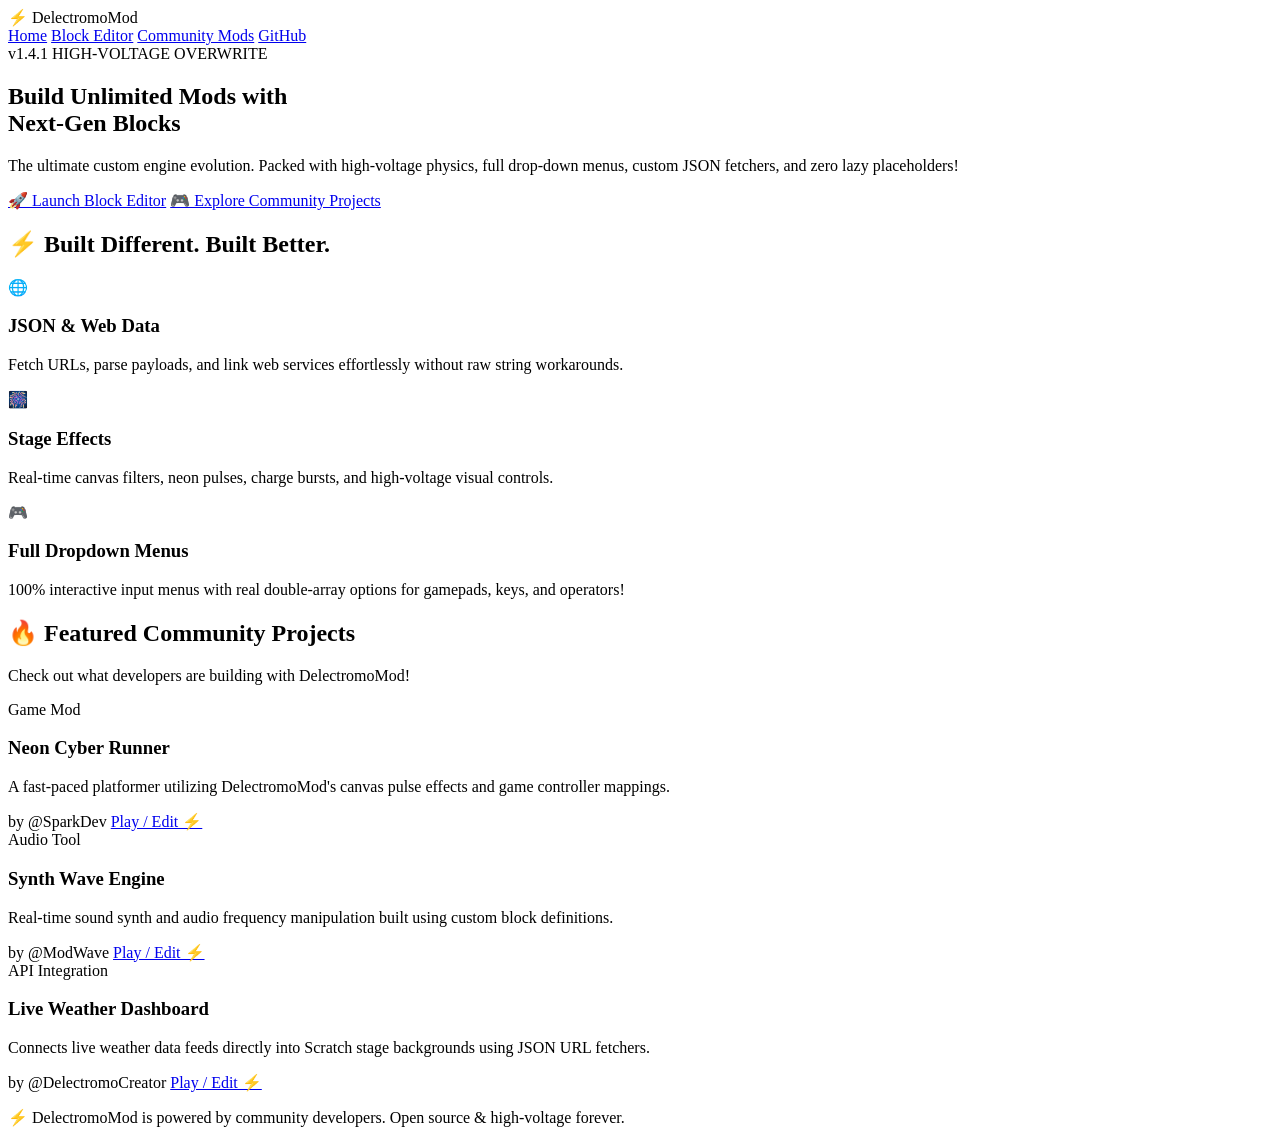
<file: index.html>
<!DOCTYPE html>
<html lang="en">
<head>
  <meta charset="UTF-8" />
  <meta name="viewport" content="width=device-width, initial-scale=1.0"/>
  <title>DelectromoMod — High-Voltage Scratch Engine</title>
  <link rel="stylesheet" href="css/styles.css" />
  <link href="https://fonts.googleapis.com/css2?family=Outfit:wght@400;700;900&family=JetBrains+Mono:wght@500;800&display=swap" rel="stylesheet" />
</head>
<body>

  <!-- ⚡️ NAVIGATION BAR -->
  <header class="navbar">
    <div class="logo-container">
      <span class="logo-icon">⚡️</span>
      <span class="logo-text">Delectromo<span class="highlight">Mod</span></span>
    </div>
    <nav class="nav-links">
      <a href="index.html" class="active">Home</a>
      <a href="editor.html">Block Editor</a>
      <a href="#community">Community Mods</a>
      <a href="https://github.com/shauntagates6911-ops/delectromomod-site" target="_blank" class="github-btn">GitHub</a>
    </nav>
  </header>

  <!-- 🎆 HERO BANNER -->
  <section class="hero">
    <div class="hero-badge">v1.4.1 HIGH-VOLTAGE OVERWRITE</div>
    <h1>Build Unlimited Mods with <br/><span class="neon-glow">Next-Gen Blocks</span></h1>
    <p class="hero-subtext">
      The ultimate custom engine evolution. Packed with high-voltage physics, full drop-down menus, custom JSON fetchers, and zero lazy placeholders!
    </p>
    <div class="hero-actions">
      <a href="editor.html" class="cta-button primary-cta">🚀 Launch Block Editor</a>
      <a href="#community" class="cta-button secondary-cta">🎮 Explore Community Projects</a>
    </div>
  </section>

  <!-- 🧱 FEATURED HIGH-VOLTAGE BLOCKS -->
  <section class="features">
    <h2>⚡️ Built Different. Built Better.</h2>
    <div class="feature-grid">
      <div class="feature-card">
        <div class="card-icon">🌐</div>
        <h3>JSON & Web Data</h3>
        <p>Fetch URLs, parse payloads, and link web services effortlessly without raw string workarounds.</p>
      </div>
      <div class="feature-card">
        <div class="card-icon">🎆</div>
        <h3>Stage Effects</h3>
        <p>Real-time canvas filters, neon pulses, charge bursts, and high-voltage visual controls.</p>
      </div>
      <div class="feature-card">
        <div class="card-icon">🎮</div>
        <h3>Full Dropdown Menus</h3>
        <p>100% interactive input menus with real double-array options for gamepads, keys, and operators!</p>
      </div>
    </div>
  </section>

  <!-- 🚀 COMMUNITY PROJECTS SHOWCASE -->
  <section id="community" class="community">
    <div class="section-header">
      <h2>🔥 Featured Community Projects</h2>
      <p>Check out what developers are building with DelectromoMod!</p>
    </div>

    <div class="projects-grid">
      <!-- Project 1 -->
      <div class="project-card">
        <div class="project-banner neon-purple">
          <span class="project-tag">Game Mod</span>
        </div>
        <div class="project-body">
          <h3>Neon Cyber Runner</h3>
          <p>A fast-paced platformer utilizing DelectromoMod's canvas pulse effects and game controller mappings.</p>
          <div class="project-footer">
            <span class="author">by @SparkDev</span>
            <a href="editor.html" class="play-btn">Play / Edit ⚡️</a>
          </div>
        </div>
      </div>

      <!-- Project 2 -->
      <div class="project-card">
        <div class="project-banner neon-cyan">
          <span class="project-tag">Audio Tool</span>
        </div>
        <div class="project-body">
          <h3>Synth Wave Engine</h3>
          <p>Real-time sound synth and audio frequency manipulation built using custom block definitions.</p>
          <div class="project-footer">
            <span class="author">by @ModWave</span>
            <a href="editor.html" class="play-btn">Play / Edit ⚡️</a>
          </div>
        </div>
      </div>

      <!-- Project 3 -->
      <div class="project-card">
        <div class="project-banner neon-gold">
          <span class="project-tag">API Integration</span>
        </div>
        <div class="project-body">
          <h3>Live Weather Dashboard</h3>
          <p>Connects live weather data feeds directly into Scratch stage backgrounds using JSON URL fetchers.</p>
          <div class="project-footer">
            <span class="author">by @DelectromoCreator</span>
            <a href="editor.html" class="play-btn">Play / Edit ⚡️</a>
          </div>
        </div>
      </div>
    </div>
  </section>

  <!-- 📜 FOOTER -->
  <footer>
    <p>⚡️ DelectromoMod is powered by community developers. Open source & high-voltage forever.</p>
  </footer>

</body>
</html>
</file>
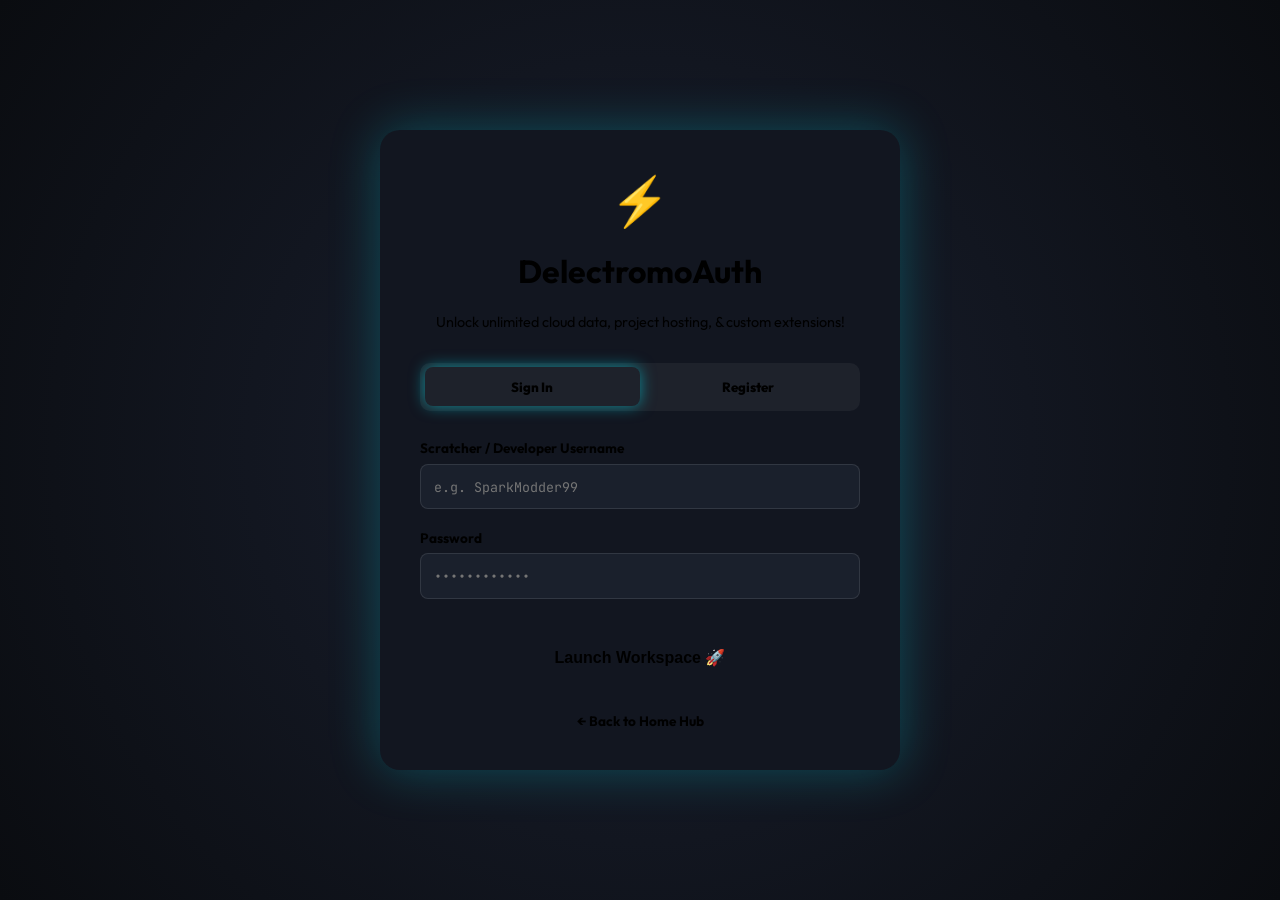
<file: Auth.html>
<!DOCTYPE html>
<html lang="en">
<head>
  <meta charset="UTF-8" />
  <meta name="viewport" content="width=device-width, initial-scale=1.0"/>
  <title>DelectromoMod Auth — Developer Portal</title>
  <link rel="stylesheet" href="css/styles.css" />
  <link href="https://fonts.googleapis.com/css2?family=Outfit:wght@400;700;900&family=JetBrains+Mono:wght@500;800&display=swap" rel="stylesheet" />
</head>
<body class="auth-body">

  <div class="auth-card-container">
    <!-- ⚡️ LOGO HEADER -->
    <div class="auth-header">
      <div class="auth-logo">⚡️</div>
      <h1>Delectromo<span class="highlight">Auth</span></h1>
      <p class="auth-subtitle">Unlock unlimited cloud data, project hosting, & custom extensions!</p>
    </div>

    <!-- 🔀 TAB SWITCHER -->
    <div class="auth-tabs">
      <button id="tabLogin" class="tab-btn active" onclick="switchAuthTab('login')">Sign In</button>
      <button id="tabRegister" class="tab-btn" onclick="switchAuthTab('register')">Register</button>
    </div>

    <!-- 🔑 LOGIN FORM -->
    <form id="loginForm" class="auth-form">
      <div class="input-group">
        <label for="loginUser">Scratcher / Developer Username</label>
        <input type="text" id="loginUser" placeholder="e.g. SparkModder99" required />
      </div>
      <div class="input-group">
        <label for="loginPass">Password</label>
        <input type="password" id="loginPass" placeholder="••••••••••••" required />
      </div>
      <button type="submit" class="auth-submit-btn primary-btn">Launch Workspace 🚀</button>
    </form>

    <!-- 📝 REGISTER FORM (HIDDEN BY DEFAULT) -->
    <form id="registerForm" class="auth-form hidden">
      <div class="input-group">
        <label for="regUser">Choose Username</label>
        <input type="text" id="regUser" placeholder="e.g. DelectromoKing" required />
      </div>
      <div class="input-group">
        <label for="regEmail">Developer Email (Optional)</label>
        <input type="email" id="regEmail" placeholder="modder@delectromo.io" />
      </div>
      <div class="input-group">
        <label for="regPass">Create Password</label>
        <input type="password" id="regPass" placeholder="••••••••••••" required />
      </div>
      <button type="submit" class="auth-submit-btn register-btn">Create Developer Account ⚡️</button>
    </form>

    <div class="auth-footer">
      <a href="index.html" class="back-link">← Back to Home Hub</a>
    </div>
  </div>

  <script src="js/auth.js"></script>
</body>
</html>
</file>
<file: css/styles.css>
/* 🔑 AUTH SCREEN CYBERSTYLES */
.auth-body {
  min-height: 100vh;
  display: flex;
  align-items: center;
  justify-content: center;
  background: radial-gradient(circle at center, #1a2030 0%, #0a0c10 100%);
  margin: 0;
  font-family: 'Outfit', sans-serif;
}

.auth-card-container {
  background: #121620;
  border: 1px solid var(--neon-cyan);
  border-radius: 20px;
  width: 90%;
  max-width: 440px;
  padding: 2.5rem;
  box-shadow: 0 0 50px rgba(0, 240, 255, 0.25);
}

.auth-header { text-align: center; margin-bottom: 2rem; }
.auth-logo { font-size: 3rem; margin-bottom: 0.5rem; }
.auth-subtitle { color: var(--text-dim); font-size: 0.9rem; margin-top: 0.5rem; }

.auth-tabs {
  display: flex;
  background: rgba(255, 255, 255, 0.05);
  padding: 0.3rem;
  border-radius: 10px;
  margin-bottom: 1.8rem;
}

.tab-btn {
  flex: 1;
  padding: 0.7rem;
  background: transparent;
  border: none;
  color: var(--text-dim);
  font-weight: 800;
  font-family: 'Outfit', sans-serif;
  cursor: pointer;
  border-radius: 8px;
  transition: 0.3s ease;
}

.tab-btn.active {
  background: var(--neon-cyan);
  color: #000;
  box-shadow: 0 0 15px rgba(0, 240, 255, 0.5);
}

.auth-form.hidden { display: none; }

.input-group {
  display: flex;
  flex-direction: column;
  margin-bottom: 1.2rem;
}

.input-group label {
  color: var(--text-dim);
  font-size: 0.85rem;
  font-weight: 700;
  margin-bottom: 0.4rem;
}

.input-group input {
  background: #1a202c;
  border: 1px solid rgba(255, 255, 255, 0.1);
  padding: 0.8rem;
  border-radius: 8px;
  color: #fff;
  font-family: 'JetBrains Mono', monospace;
  outline: none;
  transition: 0.3s ease;
}

.input-group input:focus {
  border-color: var(--neon-cyan);
  box-shadow: 0 0 10px rgba(0, 240, 255, 0.3);
}

.auth-submit-btn {
  width: 100%;
  padding: 0.9rem;
  border: none;
  border-radius: 8px;
  font-weight: 900;
  font-size: 1rem;
  cursor: pointer;
  margin-top: 1rem;
  transition: 0.3s ease;
}

.primary-btn { background: var(--neon-cyan); color: #000; }
.register-btn { background: var(--neon-purple); color: #fff; }

.auth-footer { text-align: center; margin-top: 1.8rem; }
.back-link { color: var(--text-dim); text-decoration: none; font-weight: 700; font-size: 0.85rem; }
.back-link:hover { color: var(--neon-cyan); }
</file>
